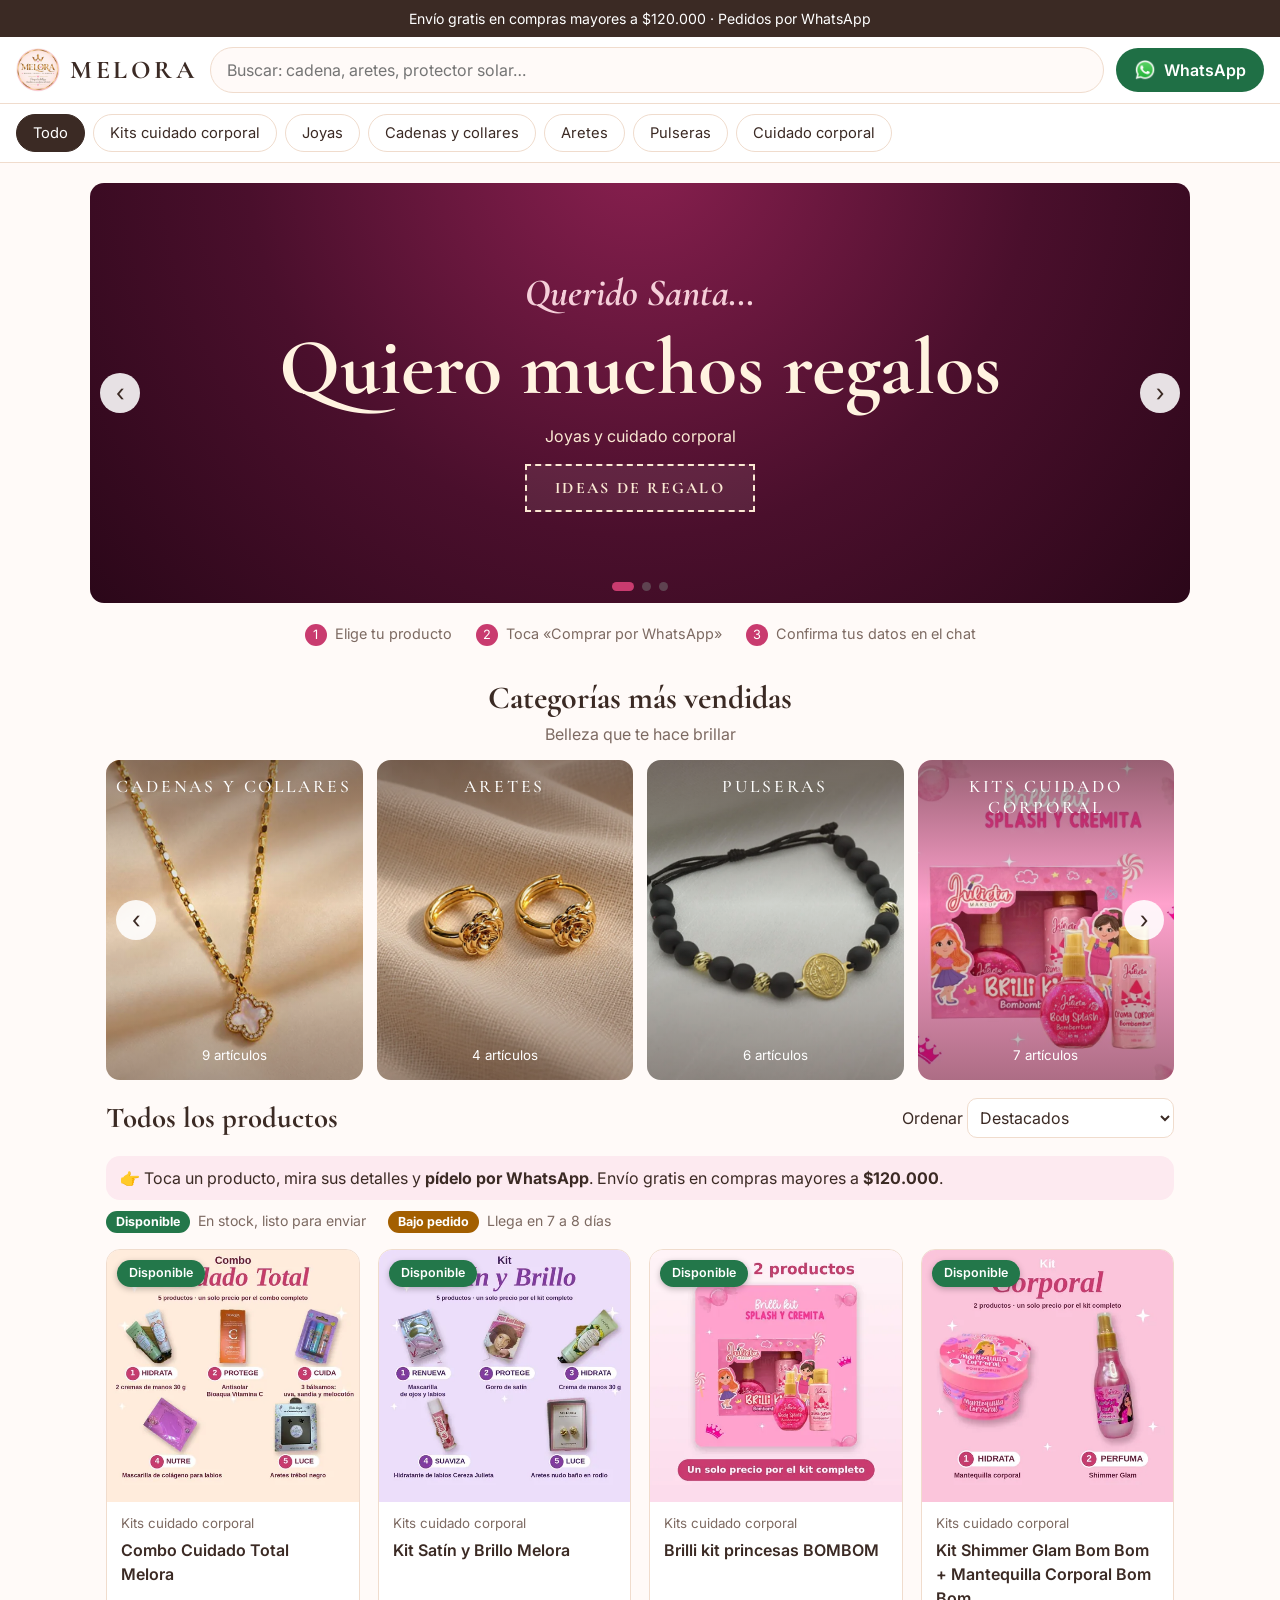
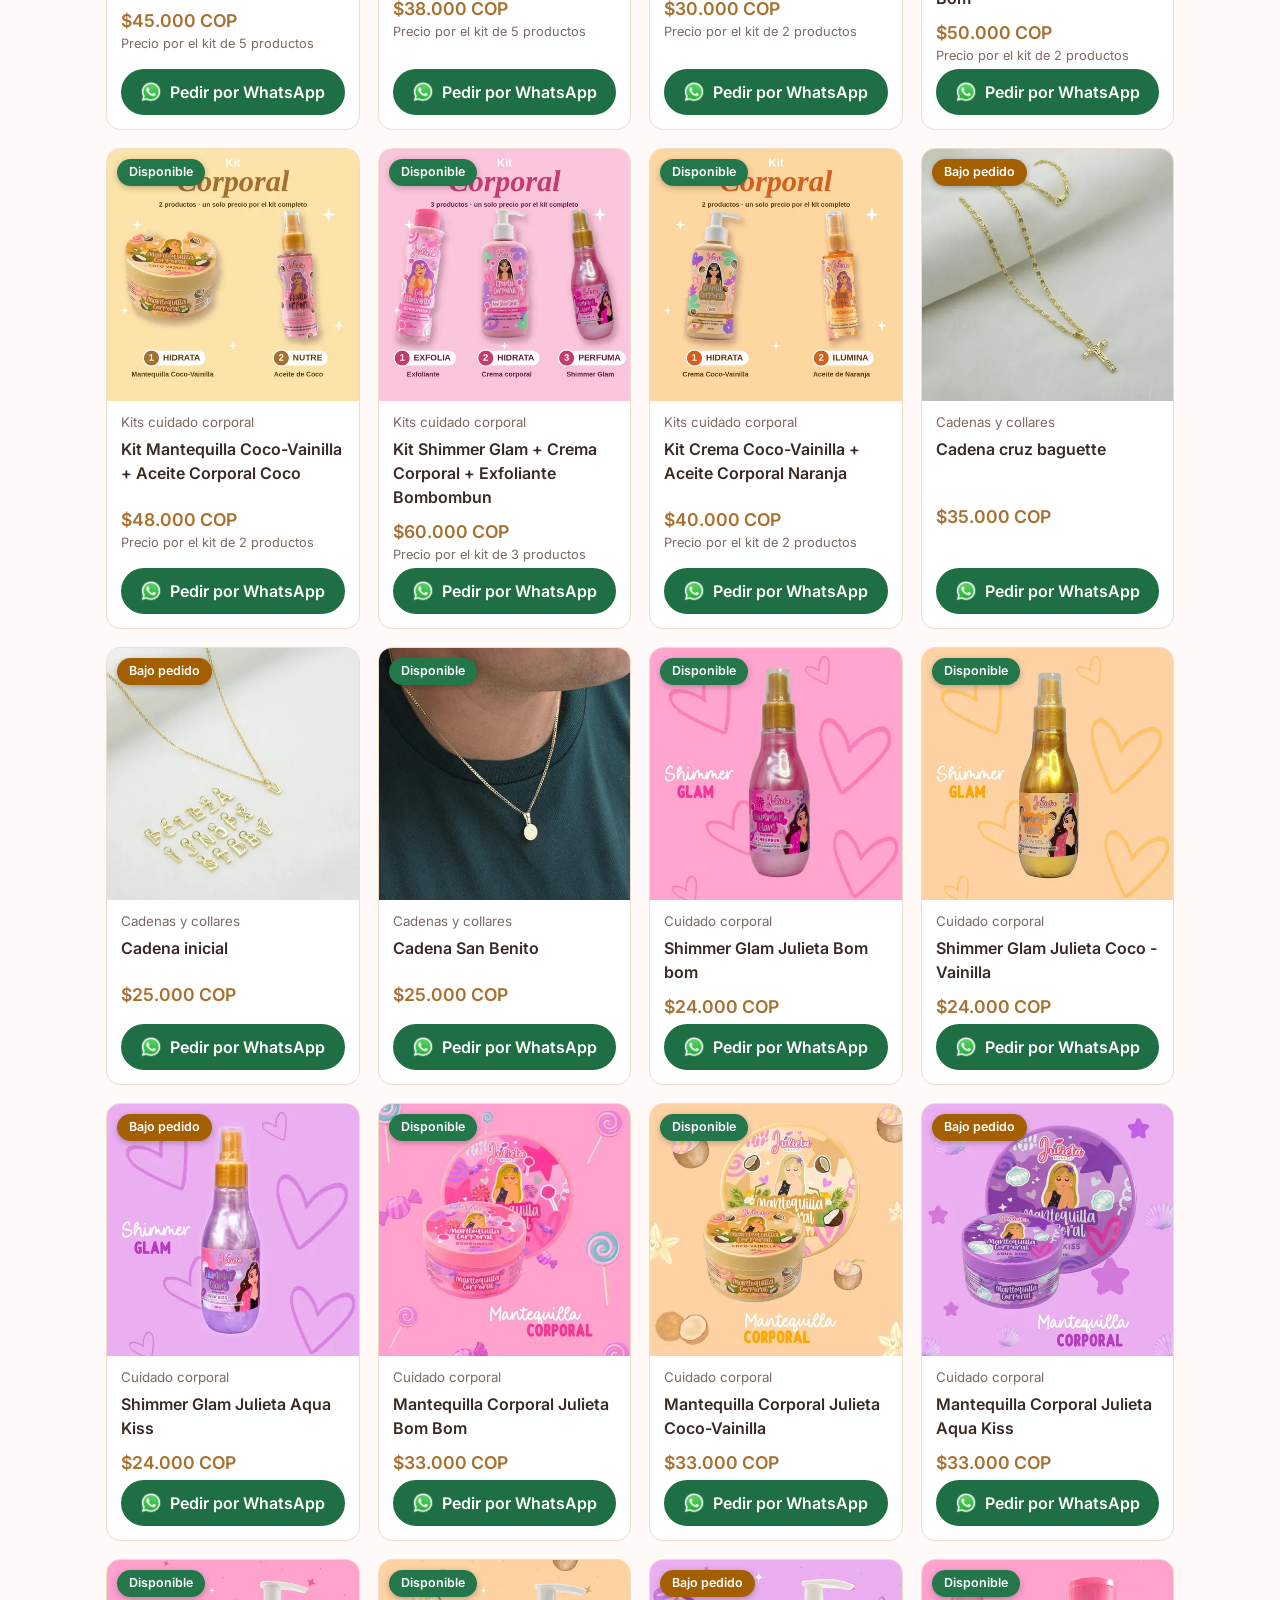
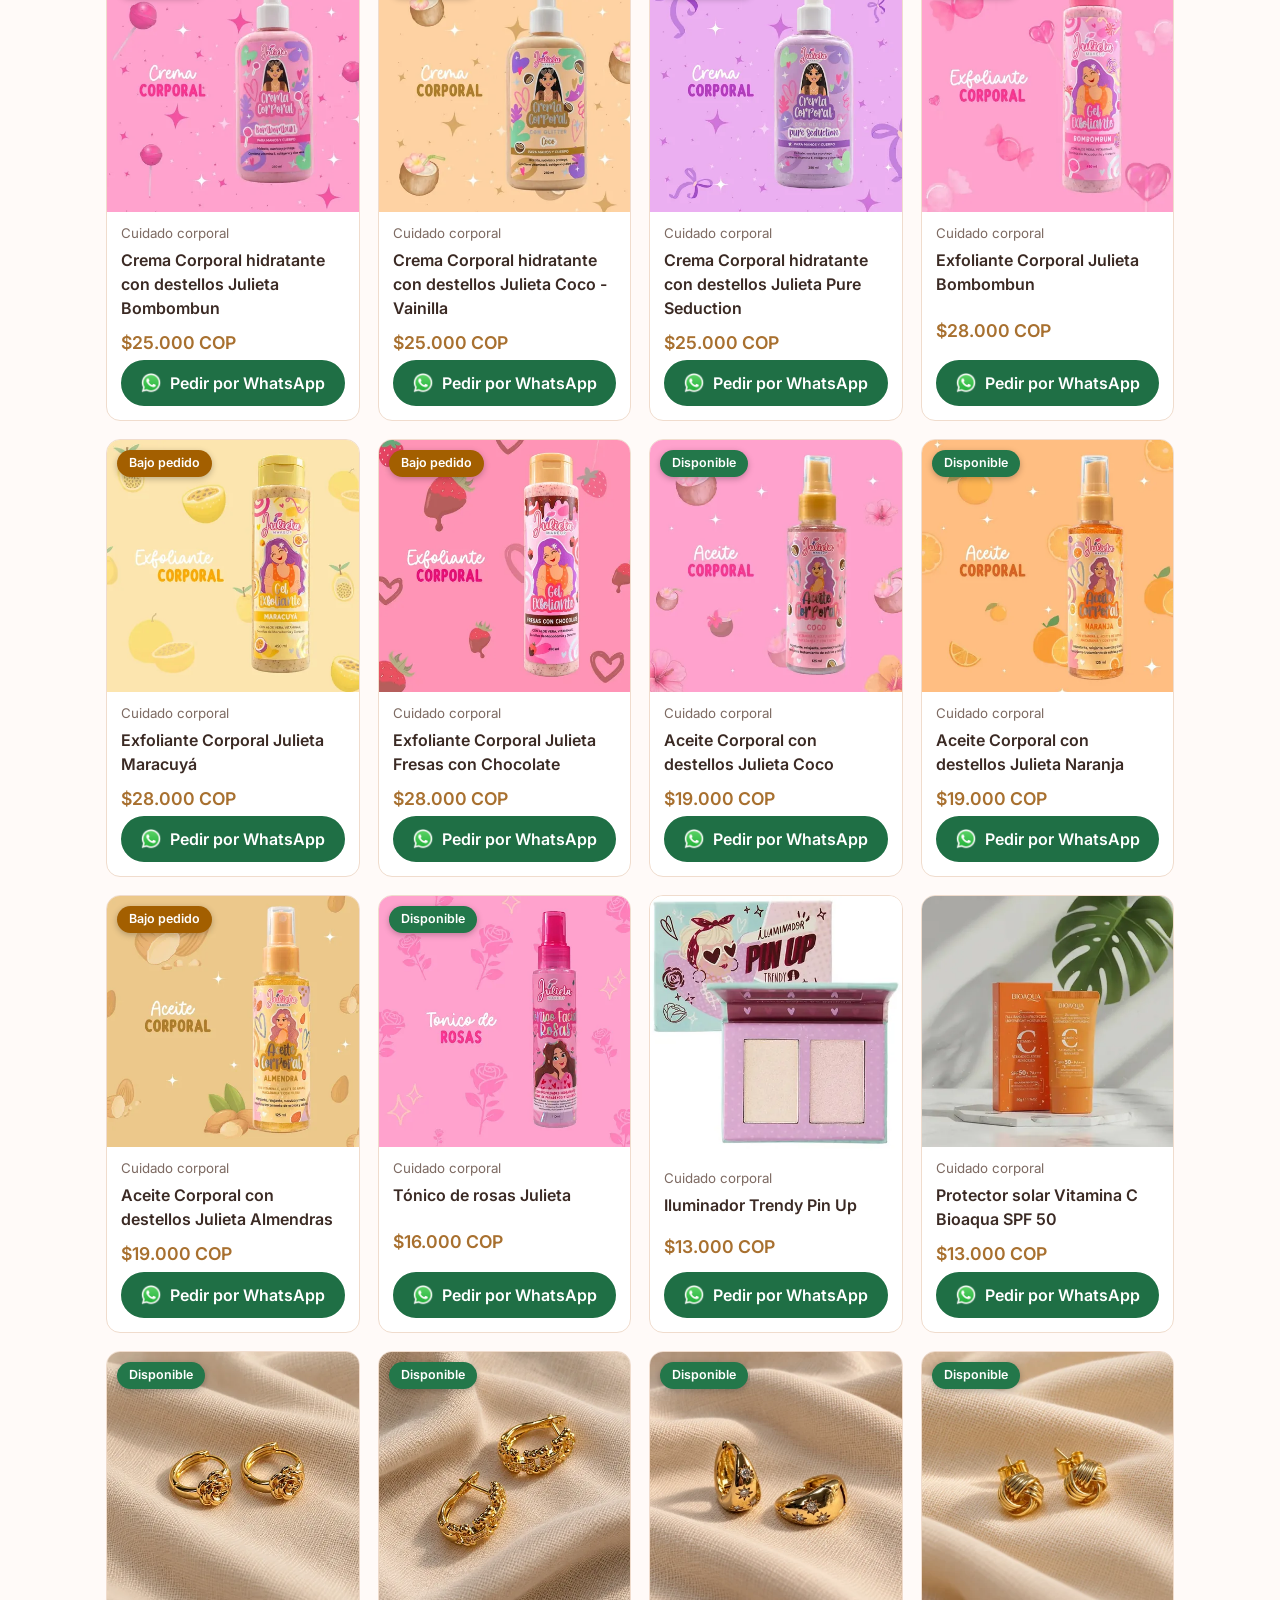
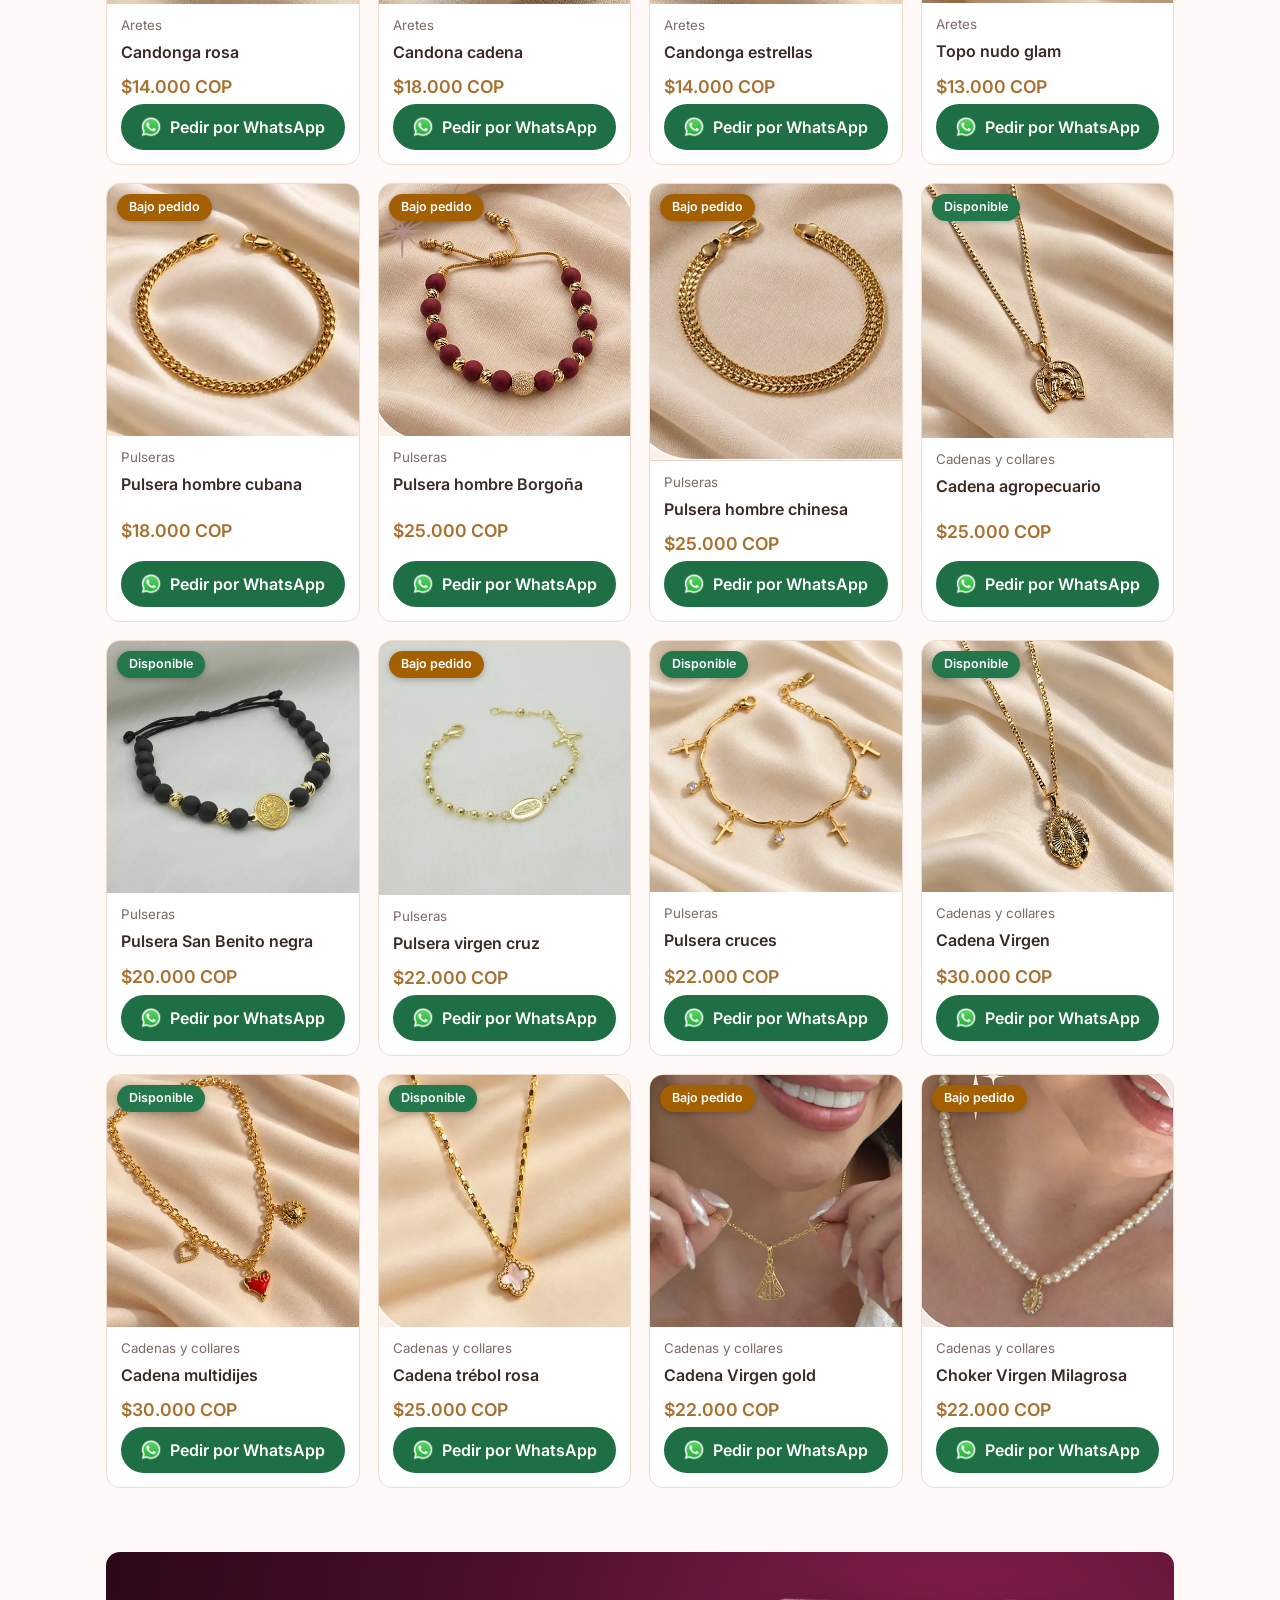
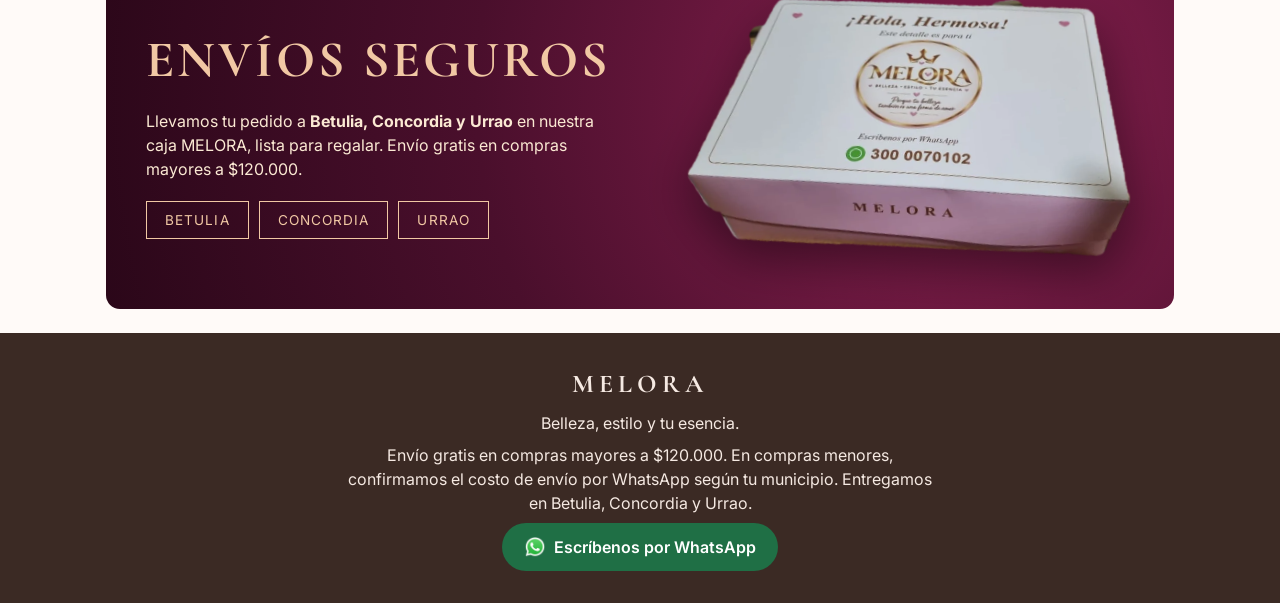
<file: index.html>
<!DOCTYPE html>
<html lang="es">
<head>
<meta charset="utf-8">
<meta name="viewport" content="width=device-width, initial-scale=1, viewport-fit=cover">
<title>MELORA · Joyas y cuidado corporal</title>
<meta name="description" content="Catálogo MELORA: cadenas, aretes, pulseras, kits y cuidado corporal. Envío gratis en compras mayores a $120.000. Pide por WhatsApp.">
<meta property="og:title" content="MELORA · Catálogo"><meta property="og:image" content="img/logo.jpg">
<link rel="icon" href="img/logo.jpg">
<link rel="preconnect" href="https://fonts.googleapis.com"><link rel="preconnect" href="https://fonts.gstatic.com" crossorigin>
<link href="https://fonts.googleapis.com/css2?family=Cormorant+Garamond:wght@500;700&family=Inter:wght@400;600&display=swap" rel="stylesheet">
<link rel="stylesheet" href="styles.css?v=25">
<script>
!function(f,b,e,v,n,t,s){if(f.fbq)return;n=f.fbq=function(){n.callMethod?n.callMethod.apply(n,arguments):n.queue.push(arguments)};if(!f._fbq)f._fbq=n;n.push=n;n.loaded=!0;n.version='2.0';n.queue=[];t=b.createElement(e);t.async=!0;t.src=v;s=b.getElementsByTagName(e)[0];s.parentNode.insertBefore(t,s)}(window,document,'script','https://connect.facebook.net/en_US/fbevents.js');
fbq('init','2195890657679403');fbq('track','PageView');
</script>
</head>
<body>
<div class="promo" id="promo"></div>
<header class="top">
  <a class="brand" href="#" aria-label="MELORA, inicio"><img src="img/logo.jpg" alt="" width="44" height="44"><b>MELORA</b></a>
  <input id="q" type="search" placeholder="Buscar: cadena, aretes, protector solar…" aria-label="Buscar producto">
  <a class="hwa" id="hwa" target="_blank" rel="noopener"><img class="wi" src="img/whatsapp.png" alt="" width="22" height="22">WhatsApp</a>
</header>
<nav class="cats" id="nav" aria-label="Categorías"></nav>
<section class="hc home-only" id="hc" aria-roledescription="carrusel" aria-label="Destacados">
  <div class="slides" id="slides" tabindex="0">
    <article class="sl s1" aria-label="1 de 3"><p class="sc">Querido Santa…</p><h1>Quiero muchos regalos</h1><p>Joyas y cuidado corporal</p><a class="dash" href="#kits">Ideas de regalo</a></article>
    <article class="sl s2" aria-label="2 de 3"><h2>Una Navidad muy brillante</h2>
      <div class="ho" role="img" aria-label="Ho, ho, ho"><i>h</i><img src="img/t/cadena-trebol-rosa.webp" alt=""><i>,h</i><img src="img/t/candonga-rosa.webp" alt=""><i>,h</i><img src="img/t/pulsera-san-benito-negra.webp" alt=""><i>!</i></div>
      <a class="dash" href="#cadenas">Ver cadenas</a></article>
    <article class="sl s3" aria-label="3 de 3"><div><h2>Kits Melora</h2><p>Productos que se complementan, listos para regalar.</p><p class="pr">Desde $30.000</p><a class="btn" href="#kits">Ver kits</a></div><img src="img/brilli-kit.webp" alt="Brilli kit princesas BOMBOM"></article>
  </div>
  <button class="ar l" id="hPrev" aria-label="Anterior">‹</button><button class="ar r" id="hNext" aria-label="Siguiente">›</button><div class="dots" id="dots"></div>
</section>
<ol class="how home-only"><li>Elige tu producto</li><li>Toca «Comprar por WhatsApp»</li><li>Confirma tus datos en el chat</li></ol>
<section class="ccs home-only"><h2>Categorías más vendidas</h2><p>Belleza que te hace brillar</p>
  <div class="crw"><div class="cr" id="cr"></div><button class="ar l" id="crPrev" aria-label="Anterior">‹</button><button class="ar r" id="crNext" aria-label="Siguiente">›</button></div></section>
<main>
  <div class="bar"><h2 id="title">Todos los productos</h2>
    <label>Ordenar <select id="sort"><option value="">Destacados</option><option value="asc">Precio: menor a mayor</option><option value="desc">Precio: mayor a menor</option></select></label>
  </div>
  <p class="hint">👉 Toca un producto, mira sus detalles y <b>pídelo por WhatsApp</b>. Envío gratis en compras mayores a <b class="u"></b>.</p>
  <div class="leg"><span><b>Disponible</b>En stock, listo para enviar</span><span><b class="p">Bajo pedido</b>Llega en <span class="dp"></span></span></div>
  <div class="grid" id="grid"></div>
  <p class="empty" id="empty" hidden>No encontramos ese producto. Escríbenos por WhatsApp y te ayudamos.</p>
</main>
<section class="env" aria-labelledby="envT"><div>
  <div><h2 id="envT">Envíos seguros</h2><p>Llevamos tu pedido a <b>Betulia, Concordia y Urrao</b> en nuestra caja MELORA, lista para regalar. Envío gratis en compras mayores a <span class="u"></span>.</p>
  <ul><li>Betulia</li><li>Concordia</li><li>Urrao</li></ul></div>
  <img src="img/caja-melora.webp" alt="Caja de entrega MELORA: ¡Hola, Hermosa! Este detalle es para ti" width="440" loading="lazy"></div></section>
<footer>
  <b>MELORA</b><p>Belleza, estilo y tu esencia.</p>
  <p>Envío gratis en compras mayores a <span class="u"></span>. En compras menores, confirmamos el costo de envío por WhatsApp según tu municipio. Entregamos en Betulia, Concordia y Urrao.</p>
  <a class="btn" id="fwa" target="_blank" rel="noopener"><img class="wi" src="img/whatsapp.png" alt="" width="22" height="22">Escríbenos por WhatsApp</a>
</footer>

<dialog id="pm"><div id="pmBody"></div></dialog>
<script src="productos.js?v=25"></script>
<script src="app.js?v=25"></script>
</body>
</html>
</file>
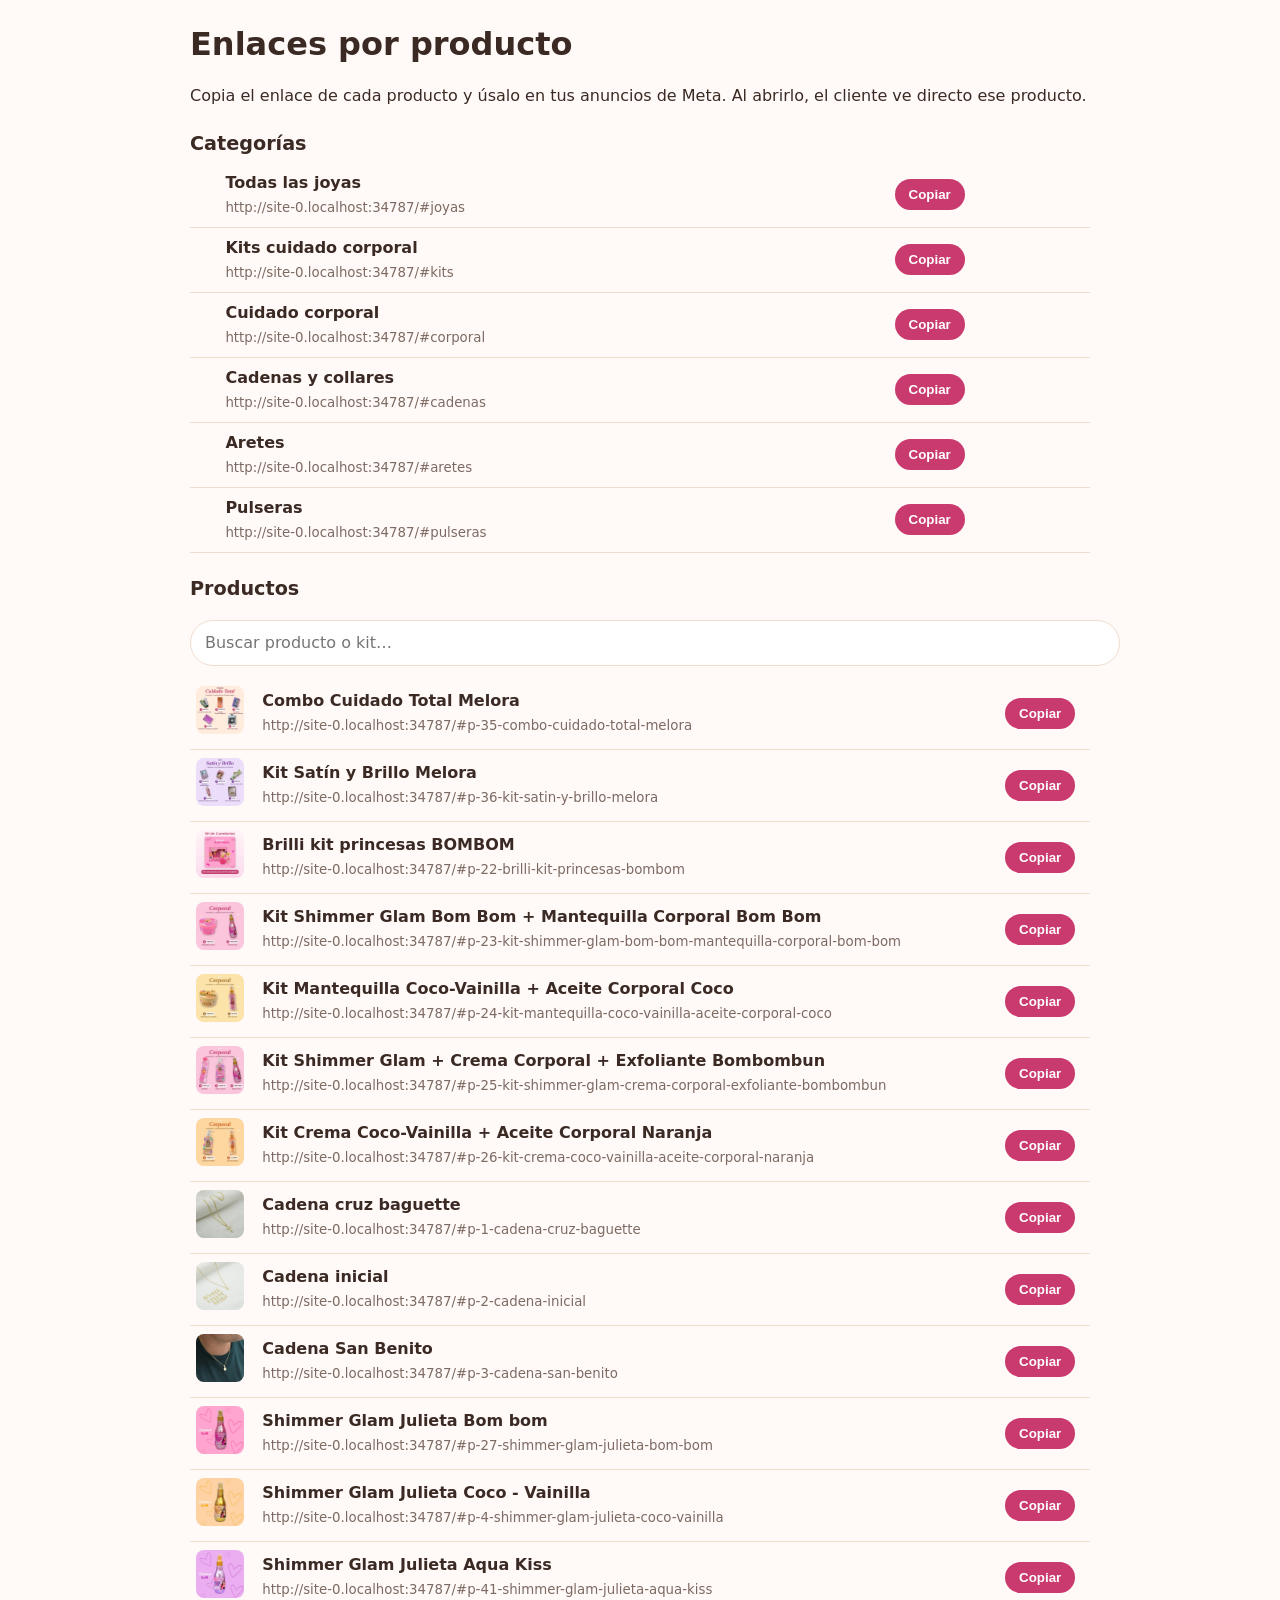
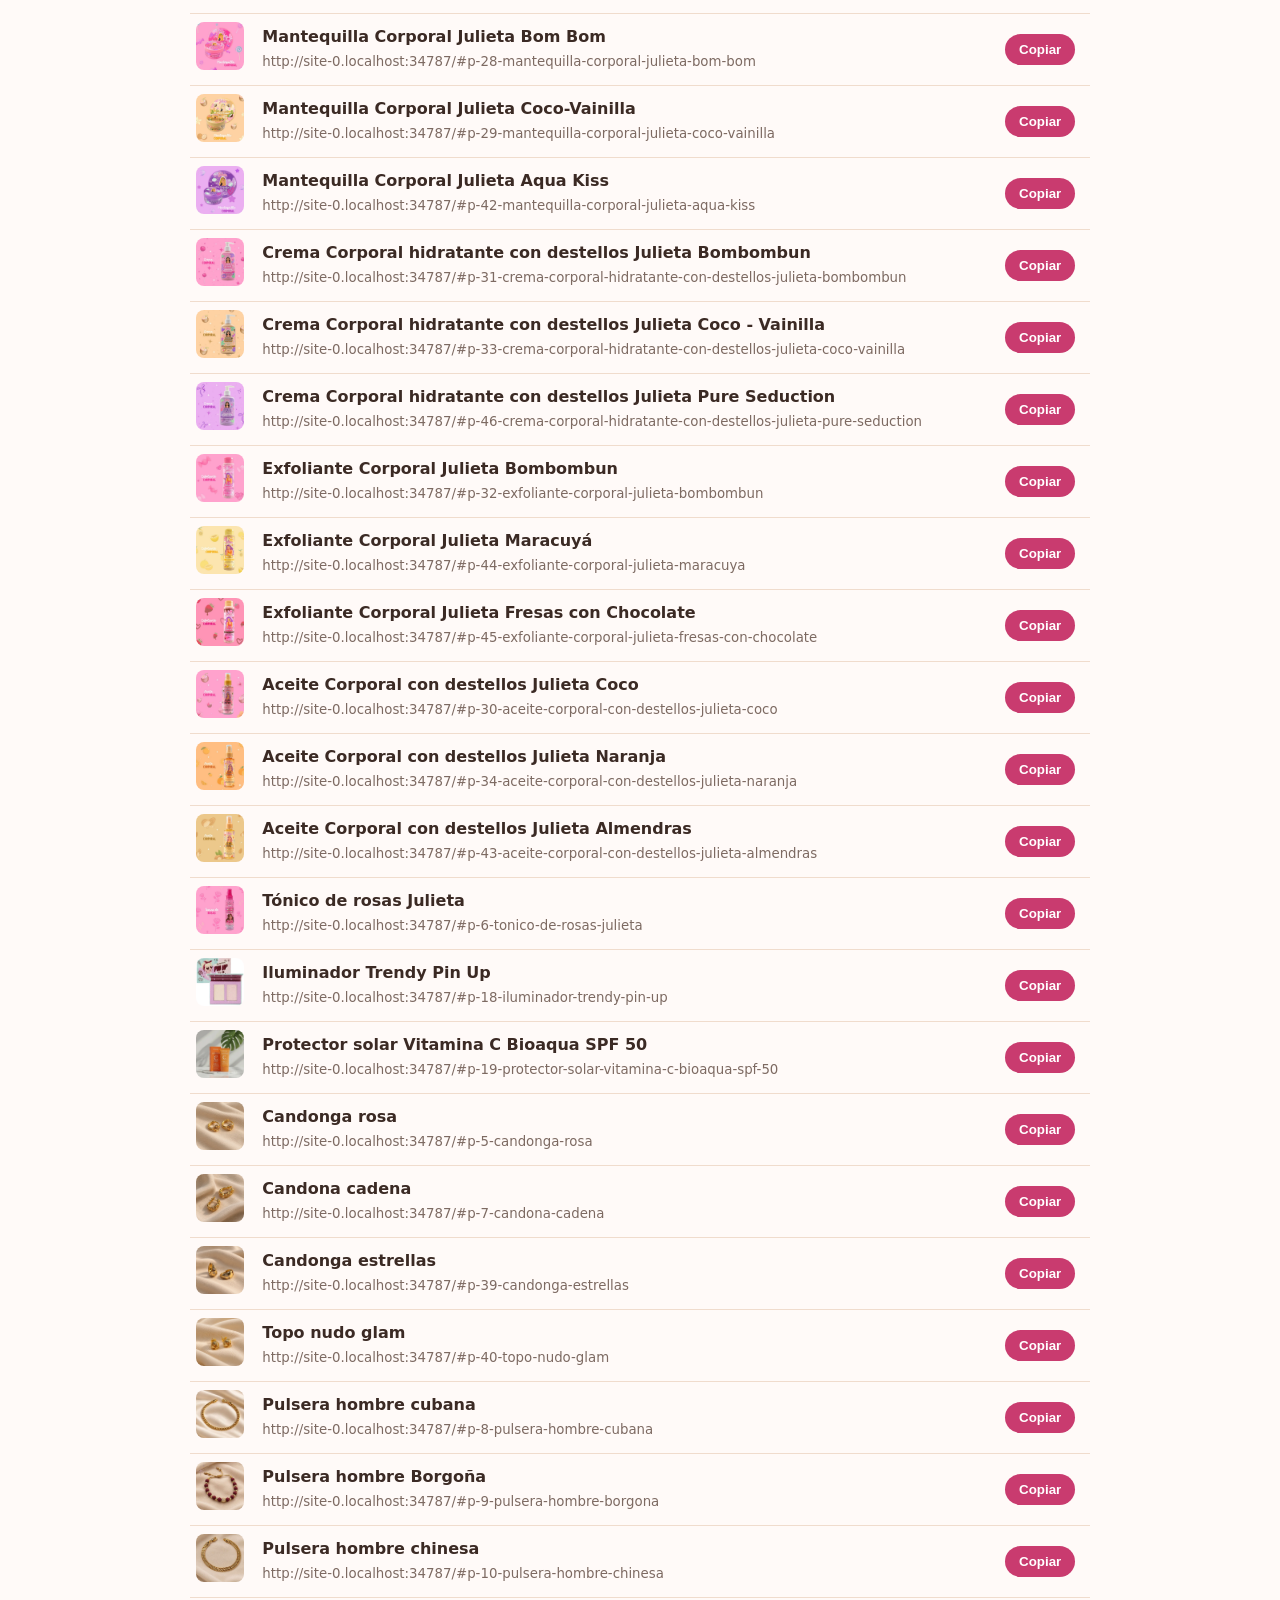
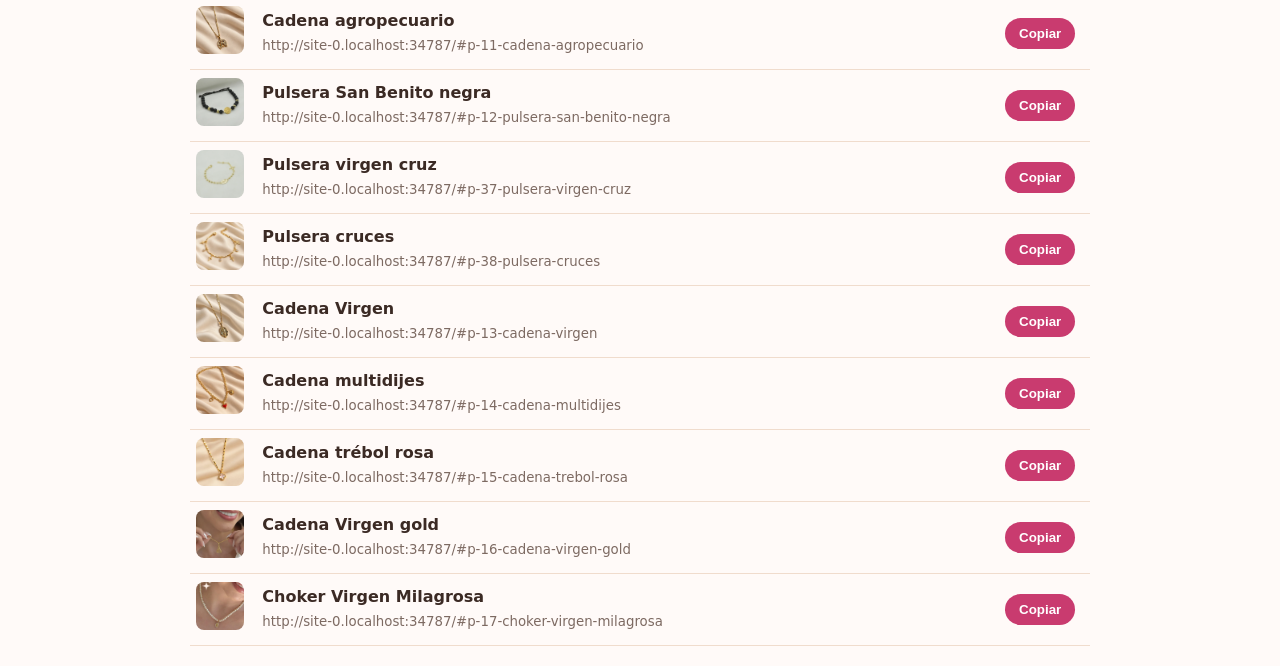
<file: enlaces.html>
<!DOCTYPE html><html lang="es"><head><meta charset="utf-8"><meta name="viewport" content="width=device-width,initial-scale=1"><meta name="robots" content="noindex"><title>Enlaces por producto · MELORA</title>
<style>body{font:16px/1.5 system-ui,sans-serif;max-width:900px;margin:0 auto;padding:20px;color:#3b2a24;background:#fffaf8}h1{margin:0 0 4px}h2{margin:22px 0 4px;font-size:1.2rem}input{width:100%;padding:10px 14px;margin:12px 0;border:1px solid #f0dccd;border-radius:999px;font:inherit}
table{width:100%;border-collapse:collapse}td{padding:8px 6px;border-bottom:1px solid #f0dccd;vertical-align:middle}td img{width:48px;height:48px;object-fit:cover;border-radius:8px}small{color:#7d6a62;word-break:break-all}
button{border:0;border-radius:999px;background:#c93b6f;color:#fff;font-weight:600;padding:8px 14px;cursor:pointer;white-space:nowrap}button.ok{background:#23774a}</style></head><body>
<h1>Enlaces por producto</h1><p>Copia el enlace de cada producto y úsalo en tus anuncios de Meta. Al abrirlo, el cliente ve directo ese producto.</p>
<h2>Categorías</h2><table id="c"></table><h2>Productos</h2><input id="f" placeholder="Buscar producto o kit…" aria-label="Buscar"><table id="t"></table>
<script src="productos.js?v=9"></script><script>
const norm=s=>s.toLowerCase().normalize("NFD").replace(/[\u0300-\u036f]/g,""),slug=s=>norm(s).replace(/[^a-z0-9]+/g,"-").replace(/^-|-$/g,""),base=location.href.split(/[#?]/)[0].replace(/enlaces\.html$/,"");
const link=p=>base+"#p-"+p.id+"-"+slug(p.nombre),t=document.getElementById("t");
function draw(q){t.innerHTML=PRODUCTOS.filter(p=>norm(p.nombre).includes(norm(q))).map(p=>`<tr><td><img src="${p.foto.replace("img/","img/t/")}" alt=""></td><td><b>${p.nombre}</b><br><small>${link(p)}</small></td><td><button data-u="${link(p)}">Copiar</button></td></tr>`).join("")}
t.onclick=e=>{const b=e.target.closest("[data-u]");if(!b)return;const u=b.dataset.u,ok=()=>{b.textContent="¡Copiado!";b.classList.add("ok");setTimeout(()=>{b.textContent="Copiar";b.classList.remove("ok")},1500)};navigator.clipboard?navigator.clipboard.writeText(u).then(ok,()=>prompt("Copia el enlace:",u)):prompt("Copia el enlace:",u)};
document.getElementById("f").oninput=e=>draw(e.target.value);draw("");
const CAT=[["joyas","Todas las joyas"],["kits","Kits cuidado corporal"],["corporal","Cuidado corporal"],["cadenas","Cadenas y collares"],["aretes","Aretes"],["pulseras","Pulseras"]],c=document.getElementById("c");
c.innerHTML=CAT.map(([i,n])=>`<tr><td></td><td><b>${n}</b><br><small>${base+"#"+i}</small></td><td><button data-u="${base+"#"+i}">Copiar</button></td></tr>`).join("");c.onclick=t.onclick;
</script></body></html>
</file>
<file: styles.css>
:root{--bg:#fffaf8;--card:#fff;--ink:#3b2a24;--mut:#7d6a62;--rose:#c93b6f;--gold:#a8702f;--line:#f0dccd;--soft:#fdeaf0;--r:14px;color-scheme:light}
*{box-sizing:border-box}html{scroll-behavior:smooth}
body{margin:0;background:var(--bg);color:var(--ink);font:400 1rem/1.5 Inter,system-ui,sans-serif;padding-bottom:env(safe-area-inset-bottom)}
h1,h2,.brand b{font-family:'Cormorant Garamond',Georgia,serif;font-weight:700;margin:0}
img{max-width:100%;display:block}button,input,select,textarea{font:inherit;color:inherit}
:focus-visible{outline:3px solid var(--rose);outline-offset:2px}
.btn,.add{display:inline-block;border:0;border-radius:999px;background:var(--rose);color:#fff;font-weight:600;padding:12px 22px;cursor:pointer;text-decoration:none;text-align:center}
.btn:hover,.add:hover{background:#a82c58}
.promo{background:var(--ink);color:#fff;text-align:center;font-size:.88rem;padding:8px 12px;padding-top:calc(8px + env(safe-area-inset-top))}
.top{display:flex;align-items:center;gap:12px;padding:10px 16px;background:var(--card);border-bottom:1px solid var(--line)}
.brand{display:flex;align-items:center;gap:10px;color:var(--ink);text-decoration:none}
.brand img{border-radius:50%}.brand b{font-size:1.6rem;letter-spacing:.14em}
.top input{flex:1;min-width:0;border:1px solid var(--line);border-radius:999px;padding:10px 16px;background:var(--bg)}
.cartbtn{border:1px solid var(--rose);color:var(--rose);background:#fff;border-radius:999px;padding:9px 16px;font-weight:600;cursor:pointer;white-space:nowrap}
.cartbtn span{background:var(--rose);color:#fff;border-radius:999px;padding:1px 8px;margin-left:4px;font-size:.85rem}
.cats{position:sticky;top:0;z-index:5;display:flex;gap:8px;overflow-x:auto;padding:10px 16px;background:var(--card);border-bottom:1px solid var(--line);scrollbar-width:none}
.cats a{flex:none;color:var(--ink);text-decoration:none;border:1px solid var(--line);border-radius:999px;padding:7px 16px;font-size:.92rem}
.cats a.on{background:var(--ink);color:#fff;border-color:var(--ink)}
main{max-width:1100px;margin:0 auto;padding:0 16px 32px}
.bar{display:flex;justify-content:space-between;align-items:center;gap:12px;flex-wrap:wrap;margin:16px 0}
.bar h2{font-size:1.8rem}.bar select{border:1px solid var(--line);border-radius:10px;padding:8px;background:#fff}
.grid{display:grid;grid-template-columns:repeat(auto-fill,minmax(210px,1fr));gap:18px}
.card{background:var(--card);border:1px solid var(--line);border-radius:var(--r);overflow:hidden;display:flex;flex-direction:column}
.card .ph{aspect-ratio:1;border:0;padding:0;background:var(--soft);cursor:pointer}
.card img{width:100%;height:100%;object-fit:cover}
.card .in{padding:12px 14px 14px;display:flex;flex-direction:column;gap:4px;flex:1}
.card small{color:var(--mut)}.card h3{margin:0;font-size:1rem;font-weight:600}
.price{font-weight:600;color:var(--gold);font-size:1.1rem;margin-top:auto;padding-top:6px}
.card .add{margin-top:8px;padding:10px}
.empty{text-align:center;color:var(--mut);padding:30px}
footer{background:var(--ink);color:#f5e9e2;text-align:center;padding:32px 16px calc(32px + env(safe-area-inset-bottom))}
footer b{font-family:'Cormorant Garamond',serif;font-size:1.6rem;letter-spacing:.2em}footer p{max-width:60ch;margin:8px auto}
.scrim{position:fixed;inset:0;background:rgba(40,25,20,.5);z-index:20}
dialog{border:0;border-radius:var(--r);padding:0;width:min(760px,94vw);max-height:92vh;overflow:auto}
dialog::backdrop{background:rgba(40,25,20,.5)}
.pm{display:block}.pmt{display:grid;grid-template-columns:1fr 1fr;align-items:start}.gal{display:flex;flex-direction:column}.gal{justify-content:flex-start;position:relative}.gal>img{width:100%;height:auto;aspect-ratio:1;flex:none;object-fit:cover}.th{display:flex;gap:8px;padding:8px;overflow-x:auto}.th button{flex:none;width:56px;height:56px;padding:0;border:2px solid var(--line);border-radius:10px;overflow:hidden;cursor:pointer;background:none}.th img{width:100%;height:100%;object-fit:cover}
.pmt>div:nth-child(2){padding:22px;display:flex;flex-direction:column;gap:10px}.pm h2{font-size:1.7rem}.pm p{margin:0;color:var(--mut)}
.q{display:inline-flex;align-items:center;border:1px solid var(--line);border-radius:999px}
.q button{width:36px;height:36px;border:0;background:none;font-size:1.2rem;cursor:pointer}.q b{min-width:28px;text-align:center}
.x{align-self:flex-end;border:0;background:none;font-size:1.3rem;cursor:pointer}
.drawer{position:fixed;top:0;right:0;bottom:0;width:min(420px,100%);background:var(--card);z-index:30;display:flex;flex-direction:column;transform:translateX(100%);transition:transform .3s;visibility:hidden}
.drawer.on{transform:none;visibility:visible}
.dh{display:flex;justify-content:space-between;align-items:center;padding:16px;padding-top:calc(16px + env(safe-area-inset-top));border-bottom:1px solid var(--line)}
.dh h2{font-size:1.6rem}.dh button{border:0;background:none;font-size:1.3rem;cursor:pointer}
.ship{padding:12px 16px;background:var(--soft);font-size:.9rem}
.ship i{display:block;height:8px;border-radius:9px;background:#fff;margin-top:8px;overflow:hidden}.ship i b{display:block;height:100%;background:var(--rose);transition:width .3s}
.items{flex:1;overflow:auto;padding:8px 16px}
.it{display:grid;grid-template-columns:64px 1fr auto;gap:12px;align-items:center;padding:10px 0;border-bottom:1px solid var(--line)}
.it img{width:64px;height:64px;object-fit:cover;border-radius:10px}.it h4{margin:0;font-size:.92rem}.it small{color:var(--mut)}
.it .rm{border:0;background:none;color:var(--mut);text-decoration:underline;cursor:pointer;padding:0;font-size:.82rem}
.df{padding:12px 16px calc(16px + env(safe-area-inset-bottom));display:grid;gap:8px;border-top:1px solid var(--line)}
.df input,.df textarea,.df select{border:1px solid var(--line);border-radius:10px;padding:10px 12px;background:var(--bg)}
.tot{margin:4px 0;display:grid;gap:2px}.tot div{display:flex;justify-content:space-between}.tot dt,.tot dd{margin:0}.tot .g{font-weight:600;font-size:1.1rem;color:var(--rose)}
@media(max-width:700px){.pmt{grid-template-columns:1fr}.brand b{display:none}}
@media(prefers-reduced-motion:reduce){*{transition:none!important;scroll-behavior:auto!important}}
body:not(.home) .home-only{display:none}
.hc{position:relative;max-width:1100px;margin:20px auto;border-radius:var(--r);overflow:hidden}
.slides{display:flex;overflow-x:auto;scroll-snap-type:x mandatory;scrollbar-width:none}.slides::-webkit-scrollbar,.cr::-webkit-scrollbar{display:none}
.sl{flex:0 0 100%;scroll-snap-align:start;min-height:420px;display:flex;flex-direction:column;align-items:center;justify-content:center;gap:16px;padding:40px 56px;text-align:center}
.sl h1,.sl h2{line-height:1}.sl p{margin:0}
.s1{background:radial-gradient(circle at 50% -10%,#8a2050,#4a0f2c 55%,#2b0719);color:#fbe9d3}
.s1 h1{font-size:clamp(2.6rem,8vw,5rem);color:#fff3e0}.s1 .sc{font:italic 700 clamp(1.6rem,4vw,2.4rem)/1 'Cormorant Garamond',serif;color:#f5cfd9}
.dash{display:inline-block;padding:12px 28px;border:2px dashed currentColor;color:inherit;text-decoration:none;font:700 1rem 'Cormorant Garamond',serif;letter-spacing:.14em;text-transform:uppercase;background:rgba(255,255,255,.08)}
.s2{background:#f3e6d8 repeating-linear-gradient(0deg,rgba(120,80,50,.05) 0 1px,transparent 1px 4px);color:#4a0f2c}.s2 h2{font-size:clamp(1.8rem,5vw,3rem)}
.ho{display:flex;align-items:center;justify-content:center;font-size:clamp(3.5rem,14vw,8.5rem);line-height:1}
.ho i{font:italic 700 1em/1 'Cormorant Garamond',serif}
.ho img{width:.8em;height:.8em;border-radius:50%;object-fit:cover;border:3px solid var(--gold)}
.s3{background:var(--soft);flex-direction:row;gap:32px;text-align:left}.s3 h2{font-size:clamp(2rem,5vw,3.2rem)}
.s3 p{color:var(--mut);margin:8px 0}.s3 .pr{color:var(--rose);font-weight:600;font-size:1.3rem}
.s3 img{width:min(300px,40%);aspect-ratio:1;object-fit:cover;border-radius:var(--r)}
.ar{position:absolute;top:50%;translate:0 -50%;z-index:2;width:40px;height:40px;border:0;border-radius:50%;background:rgba(255,255,255,.88);cursor:pointer;font-size:1.5rem;line-height:1}
.ar.l{left:10px}.ar.r{right:10px}
.dots{position:absolute;bottom:12px;left:0;right:0;display:flex;justify-content:center;gap:8px}
.dots button{width:9px;height:9px;padding:0;border:0;border-radius:9px;background:rgba(120,120,120,.5);cursor:pointer}.dots .on{background:var(--rose);width:22px}
.how{max-width:1100px;margin:0 auto;padding:0 16px;list-style:none;display:flex;gap:8px 24px;justify-content:center;flex-wrap:wrap;color:var(--mut);font-size:.9rem;counter-reset:n}
.how li::before{counter-increment:n;content:counter(n);display:inline-grid;place-items:center;width:22px;height:22px;margin-right:8px;border-radius:50%;background:var(--rose);color:#fff;font-size:.8rem}
.ccs{max-width:1100px;margin:28px auto 8px;padding:0 16px;text-align:center}.ccs h2{font-size:2rem}.ccs p{margin:0 0 14px;color:var(--mut)}
.crw{position:relative}.cr{display:flex;gap:14px;overflow-x:auto;scroll-snap-type:x mandatory;scrollbar-width:none}
.cc{position:relative;flex:0 0 calc((100% - 42px)/4);min-width:200px;aspect-ratio:4/5;scroll-snap-align:start;border-radius:var(--r);overflow:hidden;color:#fff;text-decoration:none}
.cc img{width:100%;height:100%;object-fit:cover;transition:transform .5s}.cc:hover img{transform:scale(1.04)}
.cc::after{content:"";position:absolute;inset:0;background:linear-gradient(180deg,rgba(50,30,25,.5),transparent 45%,rgba(50,30,25,.4))}
.cc b,.cc small{position:absolute;left:8px;right:8px;z-index:1;text-align:center}
.cc b{top:16px;font:500 1.1rem 'Cormorant Garamond',serif;letter-spacing:.16em;text-transform:uppercase}.cc small{bottom:14px}
@media(max-width:700px){.sl{padding:32px 44px}.s3{flex-direction:column;text-align:center}.s3 img{width:60%}.cc{flex-basis:70%}}
.price small{display:block;color:var(--mut);font-weight:400;font-size:.8rem}.pm ul{margin:0;padding-left:1.2rem;color:var(--mut)}
.card .ph{position:relative}
.tag{position:absolute;top:10px;left:10px;z-index:1;padding:4px 12px;border-radius:999px;font-size:.78rem;font-weight:600;color:#fff;background:#23774a;box-shadow:0 2px 6px rgba(0,0,0,.25)}
.tag.p{background:#a35f00}.tag.s{position:static;align-self:flex-start;box-shadow:none}
.hint{margin:0 0 10px;padding:10px 14px;background:var(--soft);border-radius:var(--r);color:var(--ink)}
.leg{display:flex;gap:6px 22px;flex-wrap:wrap;margin:0 0 16px;color:var(--mut);font-size:.88rem}
.leg b{display:inline-block;margin-right:8px;padding:2px 10px;border-radius:999px;background:#23774a;color:#fff;font-size:.78rem}.leg b.p{background:#a35f00}
.add{display:flex;align-items:center;justify-content:center;gap:8px;transition:background .2s,transform .1s}.add:active{transform:scale(.97)}
.add.ok,.add.ok:hover{background:#23774a}
@keyframes bump{30%{transform:scale(1.18)}60%{transform:scale(.95)}}.cartbtn.bump{animation:bump .5s}
.fab{position:fixed;left:12px;right:12px;bottom:calc(12px + env(safe-area-inset-bottom));z-index:15;max-width:620px;margin:0 auto;display:flex;justify-content:space-between;align-items:center;gap:10px;padding:8px 8px 8px 22px;border-radius:999px;background:var(--ink);color:#fff;font-weight:600;box-shadow:0 8px 24px rgba(0,0,0,.3);transform:translateY(170%);transition:transform .3s}
.fab.on{transform:none}.fab .btn{padding:10px 18px;white-space:nowrap}
footer{padding-bottom:calc(100px + env(safe-area-inset-bottom))}
@media(max-width:480px){.fab{padding-left:16px;font-size:.9rem}.fab .btn{padding:10px 14px}}
.df select{width:100%}
.env{max-width:1100px;margin:32px auto 24px;padding:0 16px}
.env>div{display:grid;grid-template-columns:1.1fr 1fr;align-items:center;gap:24px;padding:36px 40px;border-radius:var(--r);background:radial-gradient(circle at 80% 40%,#8a2050,#4a0f2c 55%,#2b0719);color:#fbe9d3;overflow:hidden}
.env h2{font-size:clamp(2rem,5vw,3.2rem);letter-spacing:.06em;text-transform:uppercase;color:#f1c8a4;margin:0 0 10px}
.env p{margin:0 0 20px;max-width:46ch}
.env ul{list-style:none;margin:0;padding:0;display:flex;gap:10px;flex-wrap:wrap}
.env li{border:1px solid #f1c8a4;color:#f1c8a4;padding:8px 18px;letter-spacing:.08em;text-transform:uppercase;font-size:.85rem}
.env img{width:100%;max-width:440px;height:auto;justify-self:center;rotate:-5deg;filter:drop-shadow(0 18px 24px rgba(0,0,0,.45))}
@media(max-width:700px){.env>div{grid-template-columns:1fr;padding:28px 22px;text-align:center}.env ul{justify-content:center}.env p{margin-inline:auto}}
.wa{display:flex;align-items:center;justify-content:center;width:100%;margin-top:6px;padding:9px 14px;border:2px solid #1a6b3f;border-radius:999px;background:#fff;color:#1a6b3f;font-weight:600;cursor:pointer;text-align:center}.wa:hover{background:#eaf6ef}
.lnk{align-self:flex-start;border:0;background:none;color:var(--mut);text-decoration:underline;cursor:pointer;padding:4px 0;font-size:.88rem}
.pm{align-items:start}
@media(min-width:701px){.gal{position:sticky;top:0}}
.eta{color:#8a5200}.opt{display:flex;flex-direction:column;gap:6px;font-weight:600}
.opt select{padding:10px 12px;border:1px solid var(--line);border-radius:10px;background:#fff;font:inherit}.opt select.bad{border-color:#b3261e}.opt span{color:#b3261e;font-weight:400;font-size:.85rem}
.th button.on{border-color:var(--rose)}
.rel{grid-column:1/-1;padding:18px 22px 22px;border-top:1px solid var(--line)}
.rel h3{margin:0 0 14px;text-align:center;color:var(--rose);font:700 1.05rem Inter,sans-serif;letter-spacing:.08em;text-transform:uppercase}
.rg{display:grid;grid-template-columns:repeat(4,1fr);gap:12px}
.rc{padding:0;border:1px solid var(--line);border-radius:12px;overflow:hidden;background:#fff;cursor:pointer;text-align:center}.rc:hover{border-color:var(--rose)}
.rc img{width:100%;aspect-ratio:1;object-fit:cover}
.rc span{display:-webkit-box;-webkit-line-clamp:3;-webkit-box-orient:vertical;overflow:hidden;padding:8px 8px 2px;font-size:.82rem;line-height:1.3}
.rc b{display:block;padding:0 8px 10px;color:var(--gold);font-size:.9rem}
@media(max-width:700px){.rg{grid-template-columns:repeat(2,1fr)}.rel{padding:16px 14px 18px}}
/* ficha de producto */
dialog{background:#fffdfb}
.xw{position:sticky;top:0;height:0;z-index:6}.xw .x{position:absolute;top:12px;right:12px;width:44px;height:44px;border-radius:50%;background:rgba(255,253,251,.94);box-shadow:0 2px 8px rgba(0,0,0,.2);font-size:1.1rem;display:grid;place-items:center}
.meta{display:flex;justify-content:space-between;align-items:center;gap:10px;margin-top:6px;padding-right:48px}
.cl{font-size:.78rem;letter-spacing:.12em;text-transform:uppercase;color:var(--mut)}
.pill{display:inline-flex;align-items:center;gap:7px;padding:6px 14px;border-radius:999px;background:#e5f2ea;color:#1c6b40;font-weight:600;font-size:.88rem;white-space:nowrap}.pill i{width:8px;height:8px;border-radius:50%;background:currentColor}.pill.p{background:#fcefd9;color:#8a5200}
.pm h2{font-size:2.2rem;line-height:1.05}
.pr2{font:700 2.1rem/1 'Cormorant Garamond',Georgia,serif;color:#8a5a1e}.pr2 small{font:400 .95rem Inter,sans-serif;color:var(--mut);margin-left:8px}
.kitn{color:var(--mut);font-size:.88rem}.kitn b{color:#8a5200}
.specs{display:grid;grid-template-columns:repeat(auto-fit,minmax(104px,1fr));gap:10px}
.sp{background:#f5ede3;border-radius:14px;padding:10px 12px}.sp small{display:block;font-size:.68rem;letter-spacing:.1em;text-transform:uppercase;color:var(--mut)}.sp b{display:block;font-size:.95rem;font-weight:600;color:var(--ink)}
.pm .info{list-style:none;padding:0;margin:4px 0 0;display:grid;gap:12px;color:var(--ink)}.info li{display:flex;align-items:center;gap:14px}.info svg{flex:none;color:#8a5a1e}
.pbar{position:sticky;bottom:0;z-index:5;display:grid;grid-template-columns:1fr 1.1fr;gap:10px;padding:12px 16px calc(12px + env(safe-area-inset-bottom));background:#fffdfb;border-top:1px solid var(--line)}
.pbar .btn,.wab{display:flex;align-items:center;justify-content:center;gap:8px;padding:14px 10px;border:0;border-radius:999px;font-weight:600;font-size:.95rem;cursor:pointer;color:#fff}
.wab{background:#1f6f45}.wab:hover{background:#185a38}
.dots2{display:none;position:absolute;left:0;right:0;bottom:14px;justify-content:center;gap:6px}
.dots2 button{width:8px;height:8px;padding:0;border:0;border-radius:8px;background:rgba(255,255,255,.7);box-shadow:0 1px 3px rgba(0,0,0,.35)}.dots2 .on{width:26px;background:#fff}
@media(max-width:700px){dialog{width:100vw;max-width:100vw;height:100dvh;max-height:100dvh;border-radius:0;margin:0}.th{display:none}.dots2{display:flex}.pm h2{font-size:2rem}}
.pbar .btn,.wab{white-space:nowrap}.wab svg{width:19px;height:19px}
@media(max-width:480px){.pbar{gap:8px;padding-left:12px;padding-right:12px;grid-template-columns:1fr 1.15fr}.pbar .btn,.wab{font-size:.84rem;padding:14px 6px;gap:6px}}
@media(max-width:370px){.pbar .btn,.wab{font-size:.76rem}}
.hwa{border-radius:999px;background:#1f6f45;color:#fff;font-weight:600;padding:10px 18px;text-decoration:none;white-space:nowrap}.hwa:hover{background:#185a38}
.card .wa{background:#1f6f45;border-color:#1f6f45;color:#fff;margin-top:auto}.card .wa:hover{background:#185a38}
.pbar{grid-template-columns:1fr!important}
footer{padding-bottom:calc(32px + env(safe-area-inset-bottom))}
.wi{width:22px;height:22px;flex:none}.wab .wi{width:24px;height:24px}
.hwa,#fwa{display:inline-flex;align-items:center;gap:8px}#fwa{background:#1f6f45}#fwa:hover{background:#185a38}
.ship{background:#f5ede3;border-radius:14px;padding:12px 14px;display:grid;gap:8px;color:var(--ink)}.ship .st{display:flex;gap:10px;align-items:center}.ship svg{flex:none;color:#8a5a1e}
.ship i{display:block;height:8px;border-radius:9px;background:#fff;overflow:hidden}.ship i b{display:block;height:100%;background:var(--rose);transition:width .3s}
.ship small{color:var(--mut);font-size:.82rem}.ship.ok{background:#e5f2ea}.ship.ok i b{background:#1f6f45}.ship.ok svg{color:#1f6f45}
.card .wa img.wi,.card .wa .wi{width:22px;height:22px;aspect-ratio:auto;object-fit:contain}
.wa{gap:8px}
</file>
